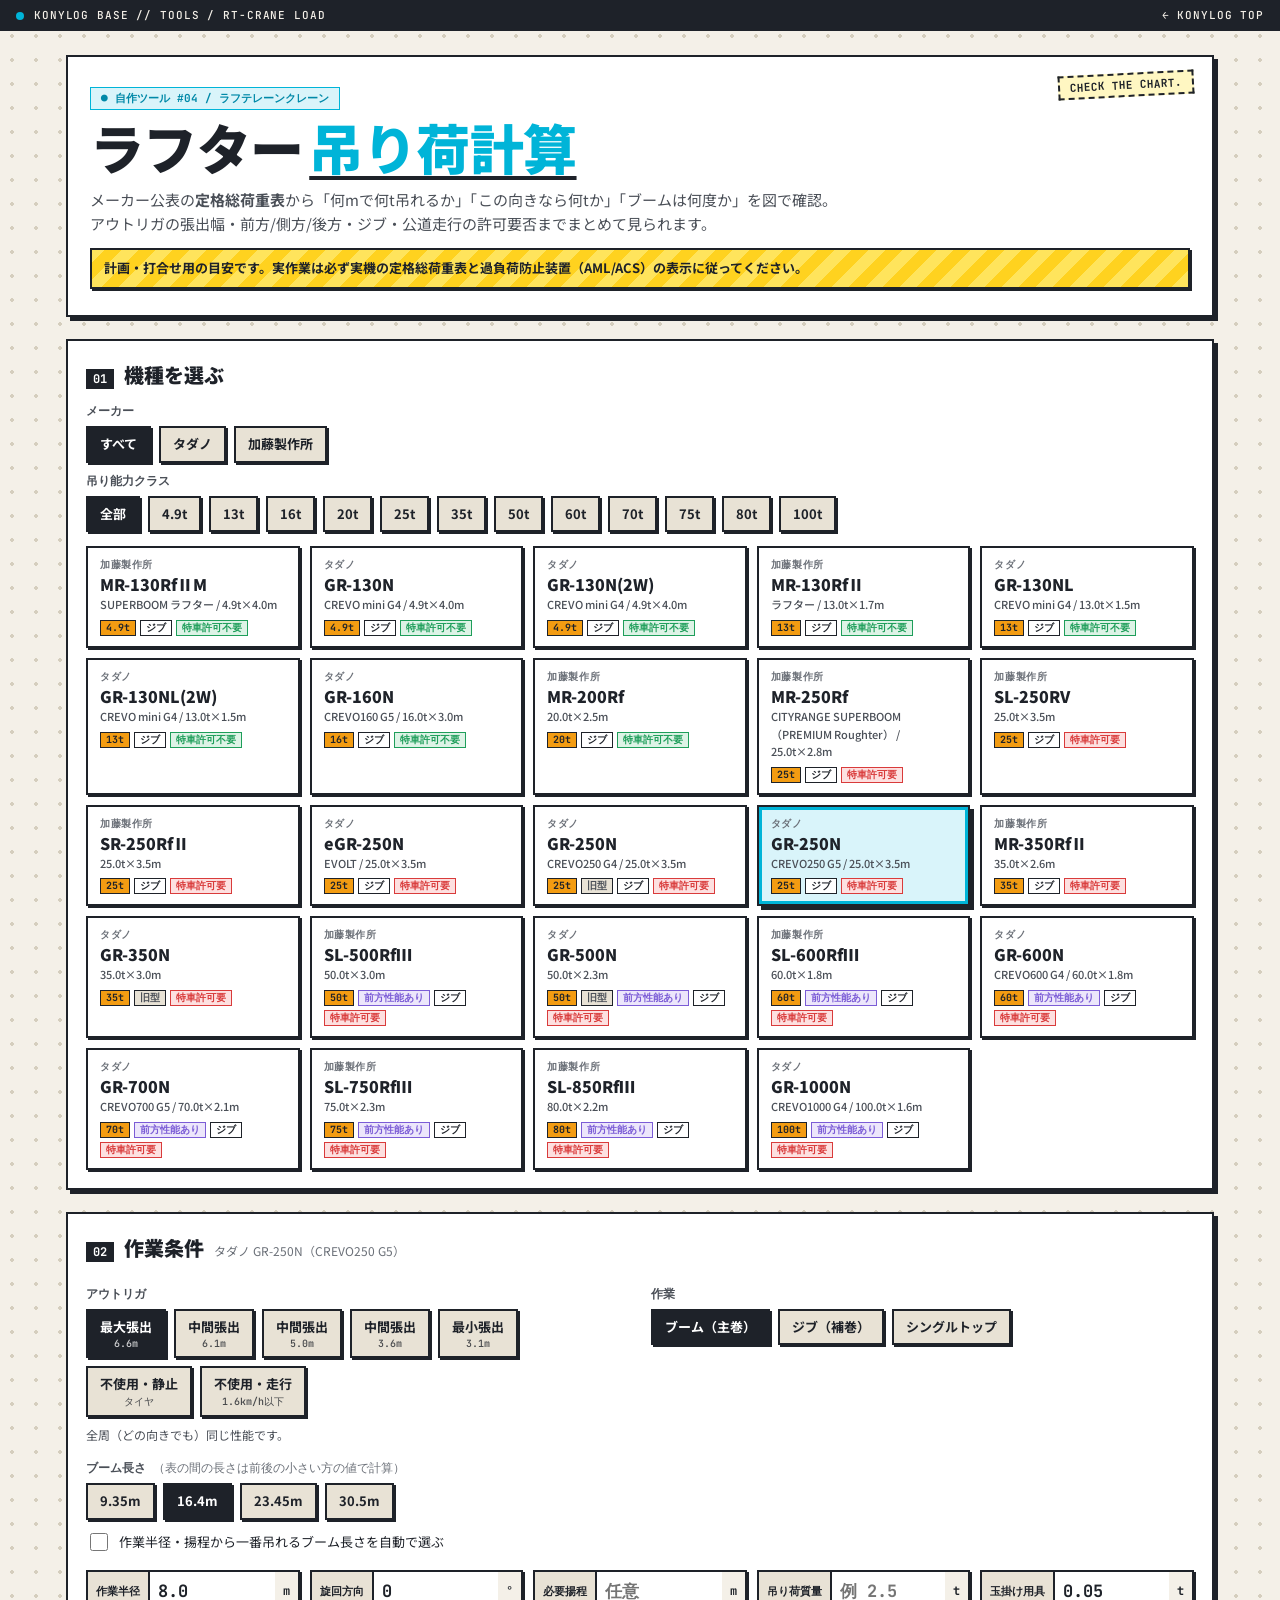
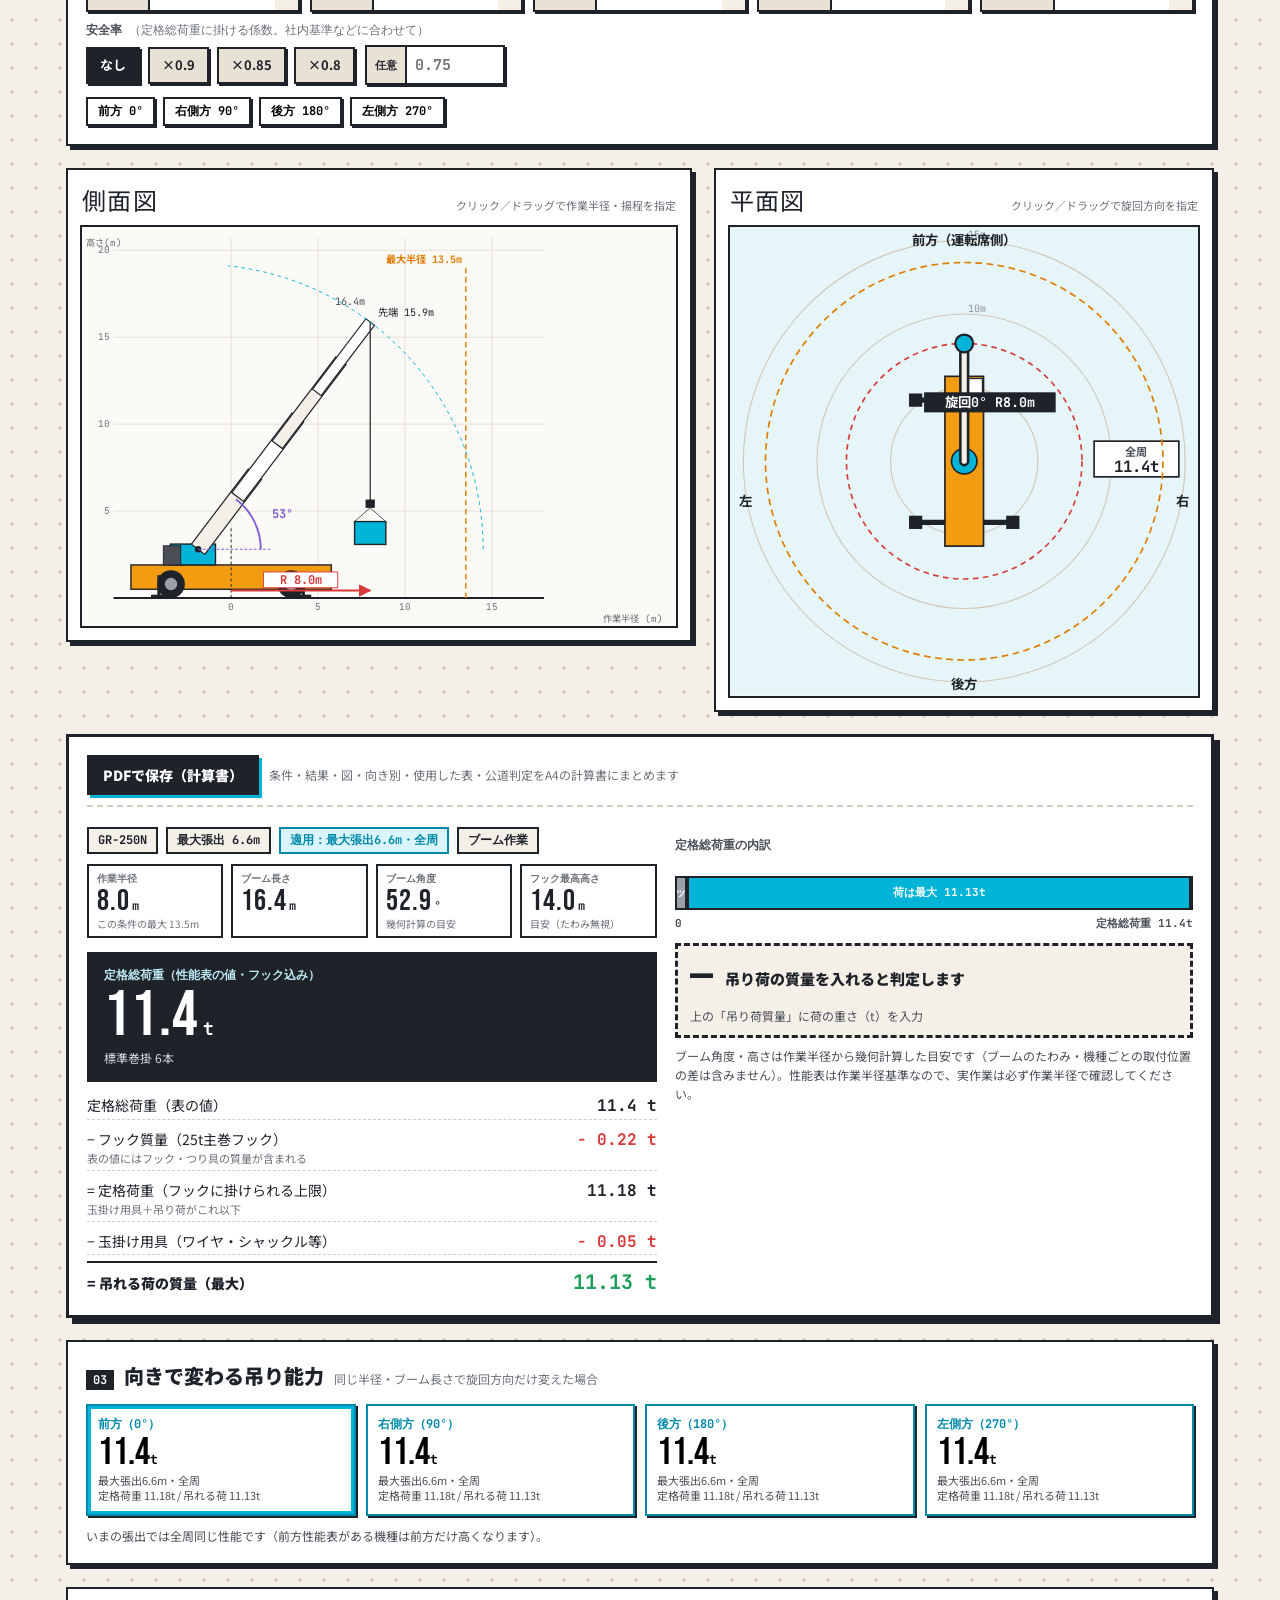
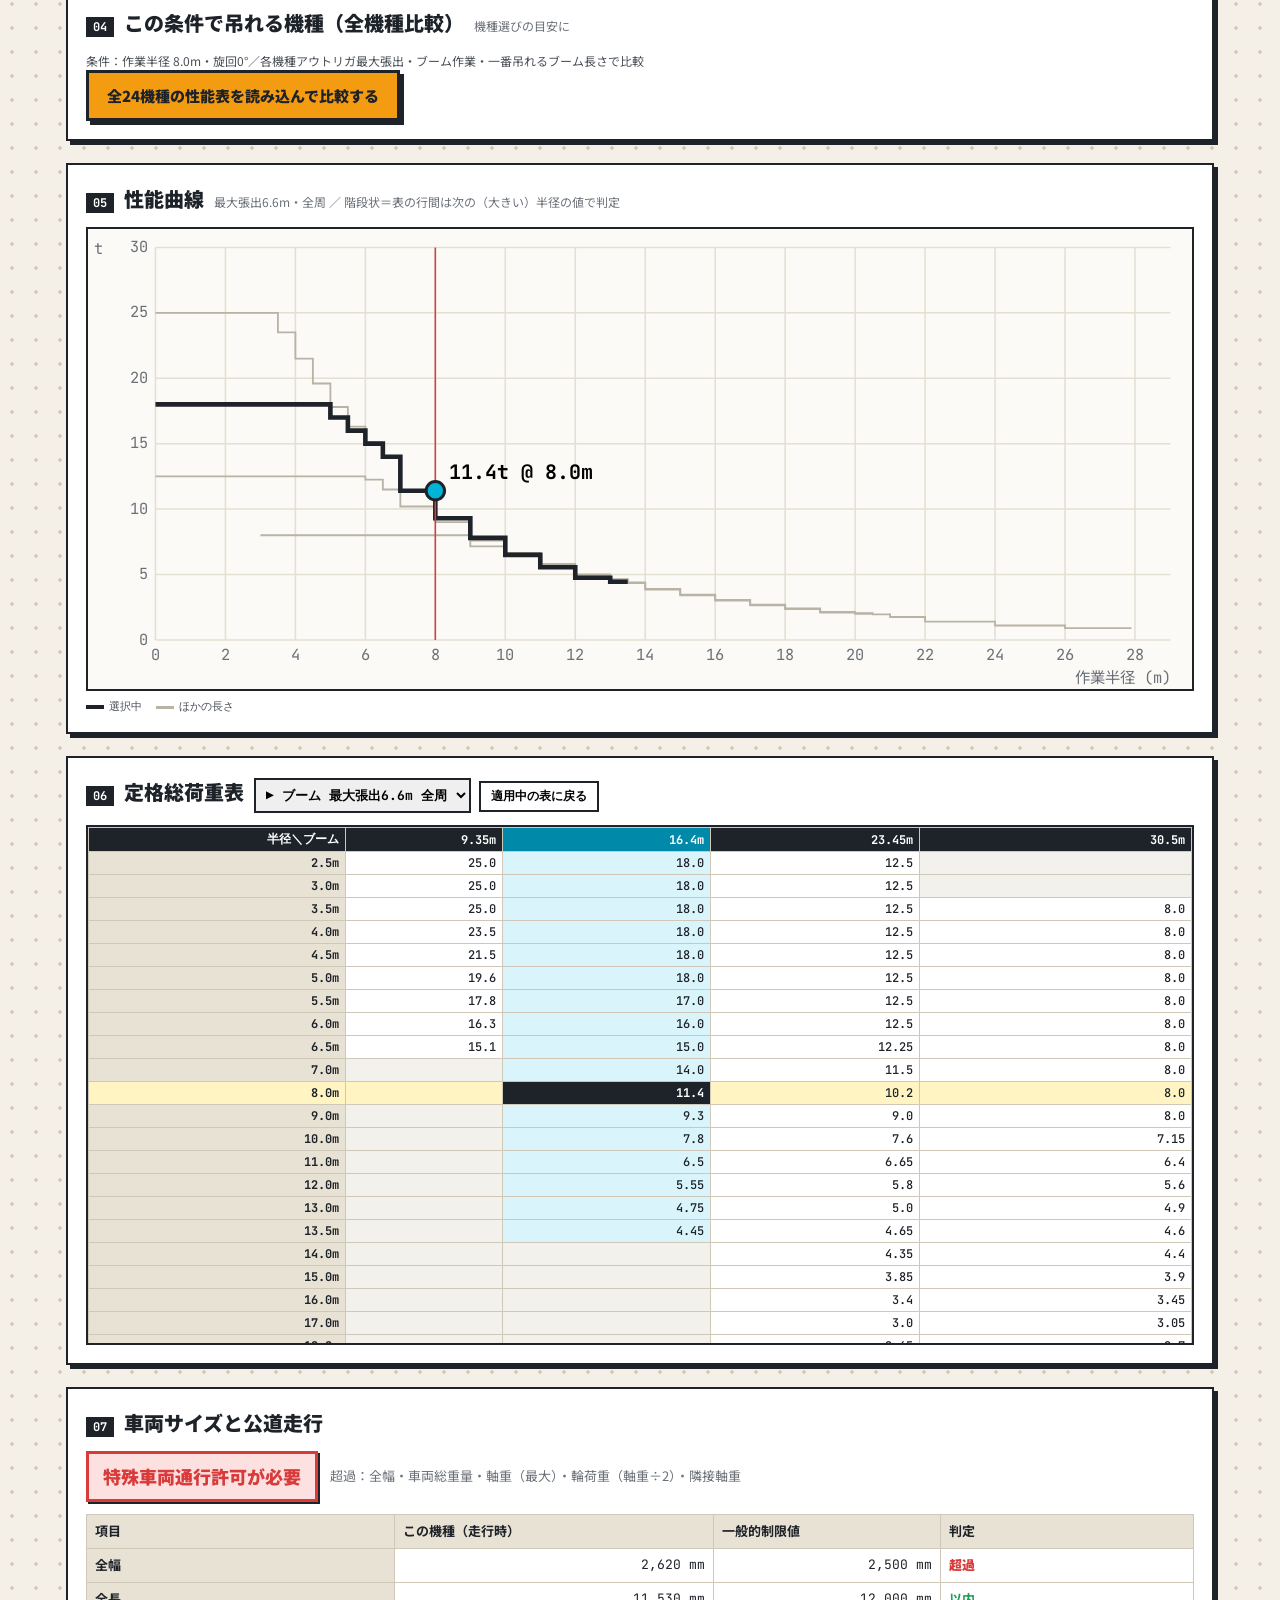
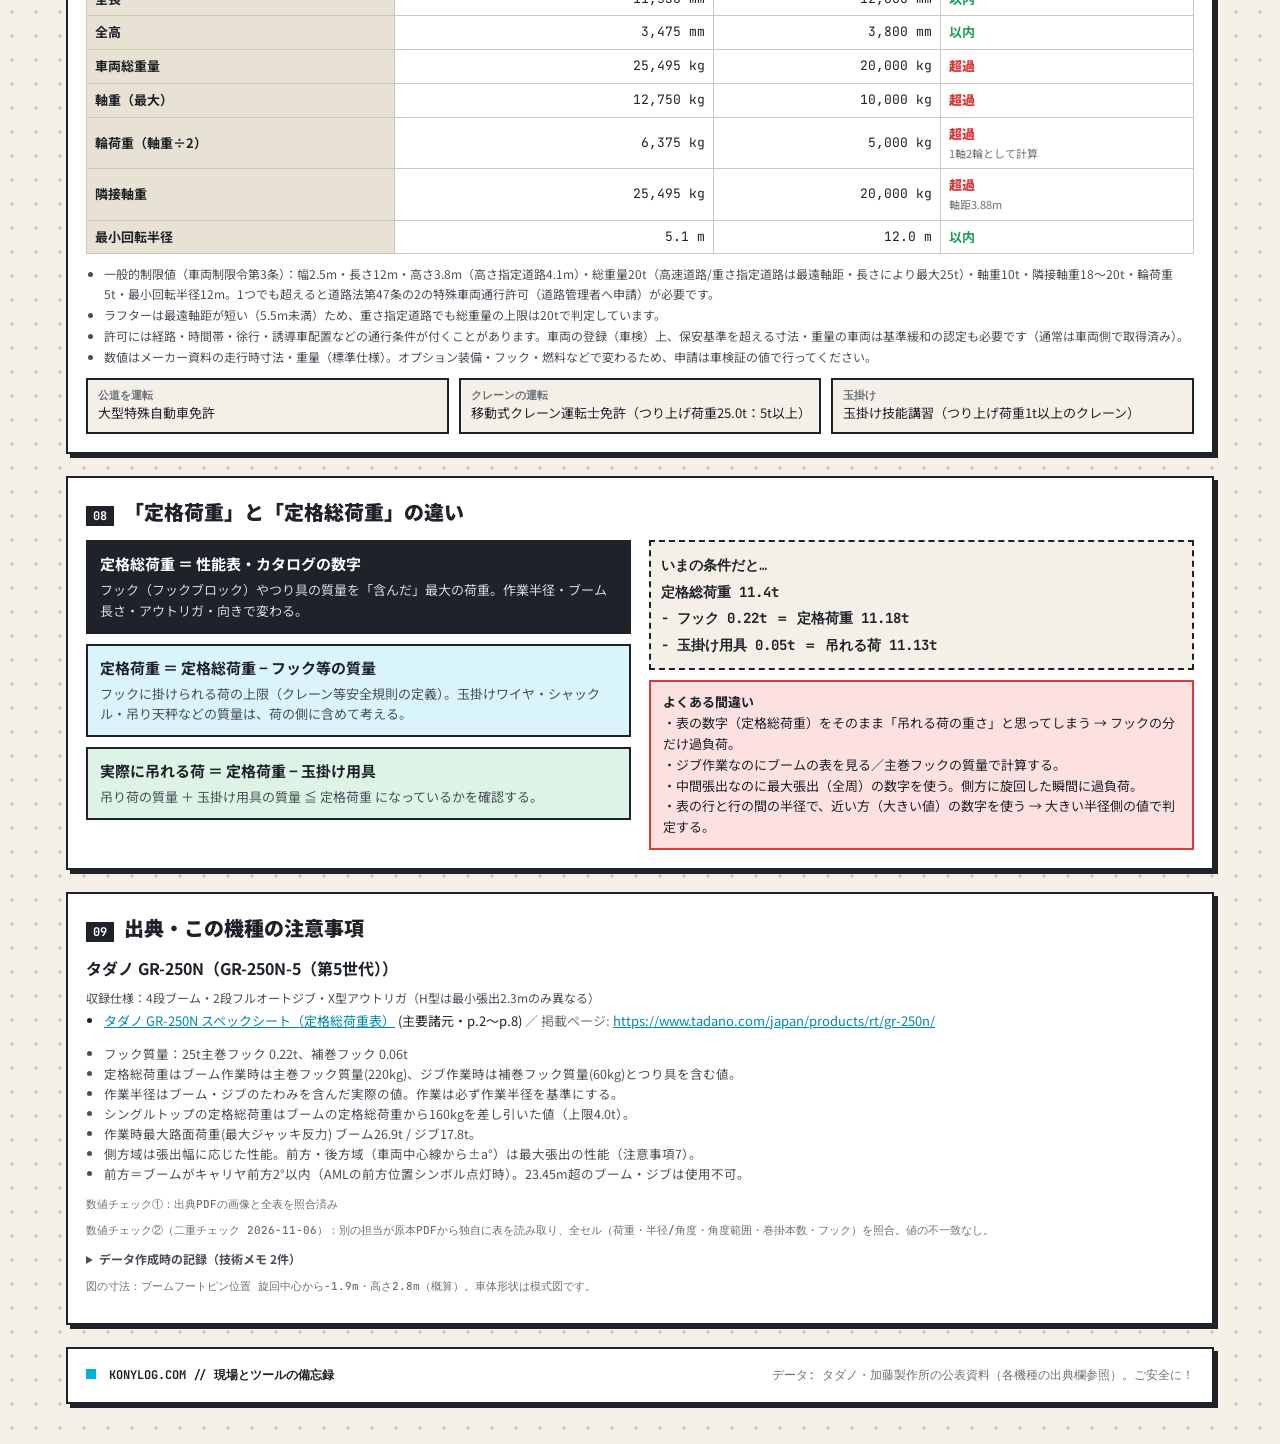
<file: tools/crane/index.html>
<!DOCTYPE html>
<html lang="ja">
<head>
  <meta charset="UTF-8">
  <meta name="viewport" content="width=device-width, initial-scale=1.0">
  <title>ラフター吊り荷計算 | KONYLOG TOOLS</title>
  <meta name="description" content="ラフテレーンクレーン（ラフター）の定格総荷重表から、作業半径・ブーム長さ・アウトリガ張出・旋回方向ごとに何トン吊れるか、ブーム角度、ジブ作業、特殊車両通行許可の要否を図で確認できる計算ツール。">
  <meta property="og:title" content="ラフター吊り荷計算 | KONYLOG TOOLS">
  <meta property="og:description" content="ラフター（ラフテレーンクレーン）の定格総荷重表から、何mで何t吊れるか・ブーム角度・特殊車両通行許可の要否を図で確認できる計算ツール。">
  <meta property="og:type" content="website">
  <meta property="og:url" content="https://base.konylog.com/tools/crane/">
  <link rel="canonical" href="https://base.konylog.com/tools/crane/">
  <link rel="preconnect" href="https://fonts.googleapis.com">
  <link rel="preconnect" href="https://fonts.gstatic.com" crossorigin>
  <link href="https://fonts.googleapis.com/css2?family=Bebas+Neue&family=JetBrains+Mono:wght@500;700&family=Noto+Sans+JP:wght@400;500;700;900&display=swap" rel="stylesheet">
  <link rel="stylesheet" href="style.css">
</head>
<body>
  <div class="topbar">
    <div class="topbar-l"><span class="ping"></span><span><a href="../../" title="KONYLOG BASE のトップ（ツール一覧）">KONYLOG BASE</a> // TOOLS / RT-CRANE LOAD</span></div>
    <a class="topbar-r" href="https://konylog.com/">← KONYLOG TOP</a>
  </div>

  <main class="wrap">
    <header class="card hero">
      <div class="hero-stamp">CHECK THE CHART.</div>
      <div class="tag">● 自作ツール #04 / ラフテレーンクレーン</div>
      <h1>ラフター<span class="accent">吊り荷計算</span></h1>
      <p class="lead">メーカー公表の<b>定格総荷重表</b>から「何mで何t吊れるか」「この向きなら何tか」「ブームは何度か」を図で確認。アウトリガの張出幅・前方/側方/後方・ジブ・公道走行の許可要否までまとめて見られます。</p>
      <p class="warn-strip">計画・打合せ用の目安です。実作業は必ず実機の定格総荷重表と過負荷防止装置（AML/ACS）の表示に従ってください。</p>
    </header>

    <!-- 1. 機種 -->
    <section class="card" id="pick" aria-labelledby="h-pick">
      <div class="sec-head"><span class="sec-no">01</span><h2 id="h-pick">機種を選ぶ</h2></div>
      <div class="row-label">メーカー</div>
      <div class="seg" id="makerSeg" role="radiogroup" aria-label="メーカー"></div>
      <div class="row-label">吊り能力クラス</div>
      <div class="chips" id="classChips" role="radiogroup" aria-label="クラス"></div>
      <div class="models" id="modelList"></div>
    </section>

    <!-- 2. 条件 -->
    <section class="card" id="cond" aria-labelledby="h-cond">
      <div class="sec-head"><span class="sec-no">02</span><h2 id="h-cond">作業条件</h2><span class="sec-note" id="modelBadge"></span></div>
      <div class="cond-grid">
        <div class="cond-block">
          <div class="row-label">アウトリガ</div>
          <div class="chips" id="ostChips"></div>
          <p class="hint" id="ostHint"></p>
        </div>
        <div class="cond-block">
          <div class="row-label">作業</div>
          <div class="seg" id="workSeg"></div>
          <div id="jibOpts" class="sub-opts" hidden>
            <div class="row-label">ジブ長さ</div><div class="chips" id="jibChips"></div>
            <div class="row-label">オフセット角</div><div class="chips" id="offChips"></div>
          </div>
          <label class="check" id="jibMountedWrap" hidden><input type="checkbox" id="jibMounted"> ジブを装着したままブーム作業</label>
        </div>
        <div class="cond-block wide">
          <div class="row-label">ブーム長さ <span class="muted">（表の間の長さは前後の小さい方の値で計算）</span></div>
          <div class="chips" id="lenChips"></div>
          <div class="seg small" id="partsSeg" hidden></div>
          <div class="seg small" id="modeSeg" hidden></div>
          <label class="check"><input type="checkbox" id="autoL"> 作業半径・揚程から一番吊れるブーム長さを自動で選ぶ</label>
        </div>
      </div>
      <div class="inputs">
        <label class="field"><span>作業半径</span><input type="number" id="inR" step="0.5" min="0" inputmode="decimal"><em>m</em></label>
        <label class="field"><span>旋回方向</span><input type="number" id="inSlew" step="5" min="0" max="359" inputmode="numeric"><em>°</em></label>
        <label class="field"><span>必要揚程</span><input type="number" id="inH" step="0.5" min="0" placeholder="任意" inputmode="decimal"><em>m</em></label>
        <label class="field"><span>吊り荷質量</span><input type="number" id="inLoad" step="0.05" min="0" placeholder="例 2.5" inputmode="decimal"><em>t</em></label>
        <label class="field"><span>玉掛け用具</span><input type="number" id="inSling" step="0.01" min="0" inputmode="decimal"><em>t</em></label>
      </div>
      <div class="sf-row">
        <div class="row-label">安全率 <span class="muted">（定格総荷重に掛ける係数。社内基準などに合わせて）</span></div>
        <div class="sf-flex">
          <div class="chips" id="sfChips"></div>
          <label class="field sf-field"><span>任意</span><input type="number" id="inSf" step="0.01" min="0.5" max="1" placeholder="0.75" inputmode="decimal"></label>
        </div>
      </div>
      <div class="quick-dir" id="quickDir"></div>
    </section>

    <!-- 3. 図 -->
    <section class="views">
      <div class="card view">
        <div class="view-head"><h3>側面図</h3><span class="muted">クリック／ドラッグで作業半径・揚程を指定</span></div>
        <svg id="sideSvg" class="svg" role="img" aria-label="クレーン側面図"></svg>
      </div>
      <div class="card view">
        <div class="view-head"><h3>平面図</h3><span class="muted">クリック／ドラッグで旋回方向を指定</span></div>
        <svg id="topSvg" class="svg" role="img" aria-label="クレーン平面図と性能領域"></svg>
      </div>
    </section>

    <!-- 4. 結果 -->
    <section class="card result" id="result" aria-live="polite"></section>

    <!-- 5. 方向別 -->
    <section class="card" id="dirCard">
      <div class="sec-head"><span class="sec-no">03</span><h2>向きで変わる吊り能力</h2><span class="sec-note">同じ半径・ブーム長さで旋回方向だけ変えた場合</span></div>
      <div id="dirBox"></div>
    </section>

    <!-- 5b. 全機種比較 -->
    <section class="card" id="cmpCard">
      <div class="sec-head"><span class="sec-no">04</span><h2>この条件で吊れる機種（全機種比較）</h2><span class="sec-note">機種選びの目安に</span></div>
      <div id="cmpBox"></div>
    </section>

    <aside class="ad-slot" id="ad-middle" hidden aria-label="広告"><div class="ad-label">広告</div><div class="ad-body"></div></aside>

    <!-- 6. 性能曲線 -->
    <section class="card" id="curveCard">
      <div class="sec-head"><span class="sec-no">05</span><h2>性能曲線</h2><span class="sec-note" id="curveNote"></span></div>
      <svg id="curveSvg" class="svg curve" role="img" aria-label="作業半径と定格総荷重のグラフ"></svg>
      <div class="legend" id="curveLegend"></div>
    </section>

    <!-- 7. 定格総荷重表 -->
    <section class="card" id="tableCard">
      <div class="sec-head"><span class="sec-no">06</span><h2>定格総荷重表</h2><span class="sec-note" id="tableNote"></span></div>
      <div class="table-wrap" id="tableBox"></div>
      <div id="tableNotes"></div>
    </section>

    <!-- 8. 公道 -->
    <section class="card" id="roadCard">
      <div class="sec-head"><span class="sec-no">07</span><h2>車両サイズと公道走行</h2></div>
      <div id="roadBox"></div>
    </section>

    <!-- 9. 解説 -->
    <section class="card learn" id="learnCard">
      <div class="sec-head"><span class="sec-no">08</span><h2>「定格荷重」と「定格総荷重」の違い</h2></div>
      <div id="learnBox"></div>
    </section>

    <!-- 10. 出典 -->
    <section class="card" id="srcCard">
      <div class="sec-head"><span class="sec-no">09</span><h2>出典・この機種の注意事項</h2></div>
      <div id="srcBox"></div>
    </section>

    <aside class="ad-slot" id="ad-bottom" hidden aria-label="広告"><div class="ad-label">広告</div><div class="ad-body"></div></aside>

    <footer class="card foot">
      <div><span class="sq"></span> KONYLOG.COM // 現場とツールの備忘録</div>
      <div class="muted">データ: タダノ・加藤製作所の公表資料（各機種の出典欄参照）。ご安全に！</div>
    </footer>
  </main>

  <div id="reportRoot" aria-hidden="true"></div>

  <script src="ads.js"></script>
  <script src="data/index.js"></script>
  <script src="app.js"></script>
</body>
</html>
</file>
<file: tools/crane/style.css>
/* KONYLOG TOOLS — ラフター吊り荷計算
   Same visual language as the KONYLOG top page: sand pegboard, charcoal borders, solid shadows. */
:root {
  --sand: #F4F0E8; --sand-d: #E8E2D5; --peg: #D5CEBE;
  --ink: #1E2229; --ink-2: #4A4F57; --muted: #6B7078; --white: #FFFFFF;
  --tq: #00B4D8; --tq-d: #0089A8; --tq-l: #D9F4FA;
  --mu: #F39C12; --mu-l: #FDEBD0;
  --ok: #1E9E5A; --ok-l: #DDF3E6;
  --caution: #C99A00; --caution-l: #FFF4C2;
  --warn: #E07B00; --warn-l: #FFE6C7;
  --ng: #D93B3B; --ng-l: #FDE0E0;
  --front: #7B5CD6; --front-l: #ECE6FB;
  --shadow: 4px 4px 0 var(--ink); --shadow-sm: 2px 2px 0 var(--ink); --shadow-lg: 6px 6px 0 var(--ink);
  --mono: "JetBrains Mono", ui-monospace, monospace;
  --bebas: "Bebas Neue", "Noto Sans JP", sans-serif;
  color-scheme: light;
}
* { box-sizing: border-box; }
html { -webkit-text-size-adjust: 100%; }
body {
  margin: 0; color: var(--ink); font-family: "Noto Sans JP", system-ui, sans-serif; line-height: 1.6;
  background-color: var(--sand);
  background-image: radial-gradient(var(--peg) 2px, transparent 2px); background-size: 24px 24px;
}
a { color: var(--tq-d); }
b { font-weight: 700; }
.muted { color: var(--muted); font-weight: 400; }
[hidden] { display: none !important; }

.topbar { background: var(--ink); color: var(--sand); font: 500 11px/1 var(--mono); letter-spacing: .08em;
  padding: 10px 16px; display: flex; justify-content: space-between; align-items: center; gap: 12px; }
.topbar-l { display: flex; align-items: center; gap: 10px; min-width: 0; overflow: hidden; white-space: nowrap; text-overflow: ellipsis; }
.topbar-r { color: var(--sand); text-decoration: none; white-space: nowrap; }
.topbar-r:hover { color: var(--tq); }
.topbar-l a { color: inherit; text-decoration: none; }
.topbar-l a:hover { color: var(--tq); }
.ping { width: 8px; height: 8px; border-radius: 50%; background: var(--tq); flex: none; box-shadow: 0 0 0 0 rgba(0,180,216,.7); animation: ping 1.6s infinite; }
@keyframes ping { 70% { box-shadow: 0 0 0 8px rgba(0,180,216,0); } 100% { box-shadow: 0 0 0 0 rgba(0,180,216,0); } }

.wrap { max-width: 1180px; margin: 0 auto; padding: 24px 16px 40px; display: flex; flex-direction: column; gap: 22px; }
.card { background: var(--white); border: 2px solid var(--ink); box-shadow: var(--shadow); padding: 18px; min-width: 0; }

.hero { position: relative; padding: 26px 22px; overflow: hidden; }
.hero h1 { margin: 6px 0 10px; font-weight: 900; font-size: clamp(30px, 6vw, 54px); line-height: 1.15; letter-spacing: -.01em; }
.hero h1 .accent { color: var(--tq); text-decoration: underline; text-decoration-thickness: 4px; text-underline-offset: 6px; text-decoration-color: var(--ink); margin-left: .1em; }
.hero .lead { margin: 0 0 12px; color: var(--ink-2); font-size: 15px; max-width: 760px; }
.hero-stamp { position: absolute; right: 18px; top: 16px; border: 2px dashed var(--ink); background: #FFF7C2; padding: 3px 10px;
  font: 700 11px var(--mono); transform: rotate(-3deg); }
.tag { display: inline-block; font: 700 11px var(--mono); color: var(--tq-d); background: var(--tq-l); border: 1px solid var(--tq); padding: 3px 10px; }
.warn-strip { margin: 0; font-size: 13px; font-weight: 700; background: repeating-linear-gradient(-45deg, #FFE45C 0 12px, #FFD21F 12px 24px);
  border: 2px solid var(--ink); padding: 8px 12px; box-shadow: var(--shadow-sm); }

.sec-head { display: flex; align-items: baseline; gap: 10px; flex-wrap: wrap; margin-bottom: 12px; }
.sec-head h2 { margin: 0; font-size: 20px; font-weight: 900; }
.sec-no { font: 700 12px var(--mono); background: var(--ink); color: var(--white); padding: 2px 7px; }
.sec-note { font-size: 12px; color: var(--muted); min-width: 0; max-width: 100%; } /* 性能表の選択欄が長い機種（SL-850RfⅢ）でもスマホで横にはみ出さない */
.row-label { font: 700 12px var(--mono); margin: 10px 0 6px; color: var(--ink-2); }
.hint { font-size: 12px; color: var(--ink-2); margin: 8px 0 0; }

/* toggles */
.seg, .chips { display: flex; flex-wrap: wrap; gap: 8px; }
.seg button, .chips button, .models button {
  font: inherit; cursor: pointer; color: var(--ink); background: var(--sand-d); border: 2px solid var(--ink);
  box-shadow: var(--shadow-sm); padding: 6px 12px; font-size: 13px; font-weight: 700; transition: transform .08s, box-shadow .08s, background .1s;
}
.seg button:hover, .chips button:hover, .models button:hover { background: var(--tq-l); }
.seg button:active, .chips button:active, .models button:active { transform: translate(2px, 2px); box-shadow: none; }
.seg button[aria-checked="true"], .chips button[aria-checked="true"] { background: var(--ink); color: var(--white); }
.chips button[disabled], .seg button[disabled] { opacity: .35; cursor: not-allowed; box-shadow: none; }
.chips button .sub { display: block; font: 500 10px var(--mono); opacity: .8; }
.seg.small button { padding: 4px 10px; font-size: 12px; margin-top: 8px; }
button:focus-visible, input:focus-visible { outline: 3px solid var(--tq); outline-offset: 2px; }

.models { display: grid; grid-template-columns: repeat(auto-fill, minmax(190px, 1fr)); gap: 10px; margin-top: 14px; }
.models button { text-align: left; background: var(--white); padding: 10px 12px; display: flex; flex-direction: column; gap: 2px; min-height: 76px; }
.models button[aria-checked="true"] { background: var(--tq-l); box-shadow: var(--shadow); border-color: var(--ink); outline: 3px solid var(--tq); outline-offset: -5px; }
.models .m-maker { font: 700 10px var(--mono); color: var(--muted); letter-spacing: .06em; }
.models .m-name { font-size: 16px; font-weight: 900; line-height: 1.25; }
.models .m-sub { font-size: 11px; color: var(--ink-2); font-weight: 500; }
.models .m-badges { display: flex; gap: 4px; flex-wrap: wrap; margin-top: 4px; }
.badge { font: 700 10px var(--mono); border: 1px solid var(--ink); padding: 0 5px; background: var(--white); white-space: nowrap; }
.badge.cls { background: var(--mu); }
.badge.legacy { background: var(--sand-d); color: var(--ink-2); }
.badge.front { background: var(--front-l); color: var(--front); border-color: var(--front); }
.badge.b-permit { background: var(--ng-l); color: var(--ng); border-color: var(--ng); }
.badge.b-free { background: var(--ok-l); color: var(--ok); border-color: var(--ok); }

.cond-grid { display: grid; grid-template-columns: 1fr 1fr; gap: 6px 22px; }
.cond-block.wide { grid-column: 1 / -1; }
.sub-opts { margin-top: 2px; }
.check { display: flex; align-items: center; gap: 8px; font-size: 13px; margin-top: 10px; cursor: pointer; }
.check input { width: 18px; height: 18px; accent-color: var(--tq-d); }

.inputs { display: grid; grid-template-columns: repeat(5, minmax(0, 1fr)); gap: 10px; margin-top: 16px; }
.field { display: flex; align-items: center; border: 2px solid var(--ink); background: var(--sand); box-shadow: var(--shadow-sm); min-width: 0; }
.field span { font: 700 11px var(--mono); padding: 0 8px; white-space: nowrap; border-right: 2px solid var(--ink); align-self: stretch; display: flex; align-items: center; background: var(--sand-d); }
.field input { flex: 1; min-width: 0; width: 100%; border: 0; background: var(--white); font: 700 17px var(--mono); padding: 8px; color: var(--ink); }
.field em { font: 700 12px var(--mono); font-style: normal; padding: 0 8px; }
.quick-dir { display: flex; gap: 8px; flex-wrap: wrap; margin-top: 12px; }
.quick-dir button { font: 700 12px var(--mono); border: 2px solid var(--ink); background: var(--white); padding: 4px 10px; cursor: pointer; box-shadow: var(--shadow-sm); }
.quick-dir button:hover { background: var(--tq-l); }

/* views */
.views { display: grid; grid-template-columns: 1.25fr 1fr; gap: 22px; align-items: start; }
.view { padding: 12px; }
.view-head { display: flex; justify-content: space-between; align-items: baseline; gap: 8px; flex-wrap: wrap; margin: 0 2px 8px; }
.view-head h3 { margin: 0; font: 400 24px var(--bebas); letter-spacing: .06em; }
.view-head .muted { font-size: 11px; }
.svg { width: 100%; height: auto; display: block; background: #FBFAF6; border: 2px solid var(--ink); touch-action: none; user-select: none; -webkit-user-select: none; cursor: crosshair; }
.svg text { font-family: "JetBrains Mono", "Noto Sans JP", monospace; }
.svg.curve { cursor: default; touch-action: pan-y; }

/* result */
.result { display: grid; grid-template-columns: 1.1fr 1fr; gap: 18px; border-width: 3px; box-shadow: var(--shadow-lg); }
.res-cond { display: flex; flex-wrap: wrap; gap: 8px; margin-bottom: 10px; }
.pill { font: 700 12px var(--mono); border: 2px solid var(--ink); padding: 3px 9px; background: var(--sand); white-space: nowrap; }
.pill.zone-front { background: var(--front-l); border-color: var(--front); color: var(--front); }
.pill.zone-max { background: var(--tq-l); border-color: var(--tq-d); color: var(--tq-d); }
.pill.zone-side { background: var(--mu-l); border-color: var(--warn); color: #9A5200; }
.big-row { display: grid; grid-template-columns: repeat(4, minmax(0, 1fr)); gap: 8px; margin: 8px 0 14px; }
.kv { border: 2px solid var(--ink); padding: 6px 8px; background: var(--white); min-width: 0; }
.kv .k { font: 700 10px var(--mono); color: var(--muted); display: block; }
.kv .v { font: 400 30px/1.05 var(--bebas); letter-spacing: .03em; white-space: nowrap; }
.kv .v small { font: 700 12px var(--mono); margin-left: 2px; }
.kv .s { font-size: 10px; color: var(--muted); display: block; line-height: 1.3; }
.cap-main { border: 3px solid var(--ink); background: var(--ink); color: var(--white); padding: 12px 14px; position: relative; }
.cap-main .lbl { font: 700 12px var(--mono); color: #BFE9F4; }
.cap-main .num { font: 400 64px/1 var(--bebas); letter-spacing: .02em; }
.cap-main .num small { font: 700 18px var(--mono); margin-left: 4px; }
.cap-main .exp { font-size: 12px; color: #D7DADF; }
.cap-main.na { background: var(--ng); border-color: var(--ink); }
.cap-main.na .num { font-size: 40px; }
.steps { margin-top: 10px; display: grid; gap: 6px; }
.step { display: grid; grid-template-columns: 1fr auto; align-items: baseline; gap: 8px; border-bottom: 1px dashed var(--peg); padding: 2px 0; font-size: 14px; }
.step .n { font: 700 16px var(--mono); white-space: nowrap; }
.step.minus .n { color: var(--ng); }
.step.total { border-bottom: 0; border-top: 2px solid var(--ink); padding-top: 6px; font-weight: 900; }
.step.total .n { font-size: 20px; color: var(--ok); }
.step .tip { font-size: 11px; color: var(--muted); display: block; font-weight: 400; }
.bar { position: relative; margin: 22px 0 6px; display: flex; height: 34px; border: 2px solid var(--ink); background: repeating-linear-gradient(45deg, #fff 0 6px, #f2f2f2 6px 12px); }
.bar > div { height: 100%; display: flex; align-items: center; justify-content: center; font: 700 11px var(--mono); overflow: hidden; white-space: nowrap; border-right: 2px solid var(--ink); }
.bar .b-hook { background: #9AA0A8; color: #fff; }
.bar .b-sling { background: var(--mu); }
.bar .b-load { background: var(--tq); color: #fff; }
.bar .b-over { background: var(--ng); color: #fff; }
.bar-caption { display: flex; justify-content: space-between; font: 700 11px var(--mono); color: var(--ink-2); }
.judge { margin-top: 12px; border: 3px solid var(--ink); padding: 10px 12px; display: grid; grid-template-columns: auto 1fr; gap: 4px 12px; align-items: center; }
.judge .pct { font: 400 46px/1 var(--bebas); }
.judge .msg { font-weight: 900; font-size: 15px; }
.judge .sub { grid-column: 1 / -1; font-size: 12px; color: var(--ink-2); }
.judge.ok { background: var(--ok-l); border-color: var(--ok); } .judge.ok .pct { color: var(--ok); }
.judge.caution { background: var(--caution-l); border-color: var(--caution); } .judge.caution .pct { color: #8A6A00; }
.judge.warn { background: var(--warn-l); border-color: var(--warn); } .judge.warn .pct { color: var(--warn); }
.judge.ng { background: var(--ng-l); border-color: var(--ng); } .judge.ng .pct { color: var(--ng); }
.judge.idle { background: var(--sand); border-style: dashed; }
.msgs { margin: 10px 0 0; padding: 0; list-style: none; display: grid; gap: 6px; }
.msgs li { font-size: 12.5px; border-left: 4px solid var(--mu); background: var(--mu-l); padding: 4px 8px; }
.msgs li.ng { border-color: var(--ng); background: var(--ng-l); }
.msgs li.info { border-color: var(--tq); background: var(--tq-l); }
.msgs li.warn { border-color: var(--warn); background: var(--warn-l); }

/* direction */
.dir-grid { display: grid; grid-template-columns: repeat(4, minmax(0, 1fr)); gap: 10px; }
.dir { border: 2px solid var(--ink); padding: 10px; background: var(--white); cursor: pointer; text-align: left; font: inherit; box-shadow: var(--shadow-sm); }
.dir:hover { background: var(--sand); }
.dir.cur { outline: 3px solid var(--tq); outline-offset: -5px; }
.dir .d-name { font: 700 12px var(--mono); }
.dir .d-val { font: 400 38px/1.05 var(--bebas); }
.dir .d-val small { font: 700 13px var(--mono); }
.dir .d-sub { font-size: 11px; color: var(--ink-2); line-height: 1.4; }
.dir.front { border-color: var(--front); } .dir.front .d-name { color: var(--front); }
.dir.max { border-color: var(--tq-d); } .dir.max .d-name { color: var(--tq-d); }
.dir.side { border-color: var(--warn); } .dir.side .d-name { color: #9A5200; }
.dir-note { font-size: 12px; color: var(--ink-2); margin: 10px 0 0; }

/* curve */
.legend { display: flex; flex-wrap: wrap; gap: 6px 14px; font: 500 11px var(--mono); margin-top: 8px; color: var(--ink-2); }
.legend i { display: inline-block; width: 18px; height: 3px; vertical-align: middle; margin-right: 5px; }

/* table */
.table-wrap { overflow-x: auto; border: 2px solid var(--ink); max-height: 520px; overflow-y: auto; }
table.chart { border-collapse: collapse; width: 100%; font: 500 12px var(--mono); }
table.chart th, table.chart td { border: 1px solid #CFC8B8; padding: 3px 6px; text-align: right; white-space: nowrap; }
table.chart thead th { position: sticky; top: 0; background: var(--ink); color: var(--white); z-index: 1; }
table.chart tbody th { position: sticky; left: 0; background: var(--sand-d); z-index: 0; }
table.chart td.blank { background: #F3F1EC; }
table.chart .colcur { background: var(--tq-l); }
table.chart thead th.colcur { background: var(--tq-d); color: var(--white); }
table.chart .rowcur td, table.chart .rowcur th { background: #FFF4C2; }
table.chart td.hit { background: var(--ink) !important; color: var(--white); font-weight: 700; }
table.chart tfoot td, table.chart tfoot th { background: var(--sand); font-size: 11px; color: var(--ink-2); }
.tbl-tabs { display: flex; flex-wrap: wrap; gap: 6px; margin-bottom: 10px; }

/* road */
.road-top { display: flex; gap: 12px; align-items: center; flex-wrap: wrap; margin-bottom: 12px; }
.permit { border: 3px solid var(--ink); padding: 8px 14px; font-weight: 900; font-size: 18px; box-shadow: var(--shadow-sm); }
.permit.need { background: var(--ng-l); border-color: var(--ng); color: var(--ng); }
.permit.free { background: var(--ok-l); border-color: var(--ok); color: var(--ok); }
.permit.cannot { background: var(--ink); color: var(--white); }
table.road { border-collapse: collapse; width: 100%; font-size: 13px; }
table.road th, table.road td { border: 1px solid #CFC8B8; padding: 6px 8px; text-align: left; }
table.road th { background: var(--sand-d); font-weight: 700; }
.scroll-x { overflow-x: auto; -webkit-overflow-scrolling: touch; }
table.road td.num { font-family: var(--mono); text-align: right; white-space: nowrap; }
table.road .over { color: var(--ng); font-weight: 900; }
table.road .okv { color: var(--ok); font-weight: 700; }
.road-notes { font-size: 12px; color: var(--ink-2); margin: 10px 0 0; padding-left: 18px; }
.road-notes li { margin: 2px 0; }
.lic { display: grid; grid-template-columns: repeat(auto-fit, minmax(220px, 1fr)); gap: 10px; margin-top: 12px; }
.lic div { border: 2px solid var(--ink); padding: 8px 10px; font-size: 13px; background: var(--sand); }
.lic b { display: block; font: 700 11px var(--mono); color: var(--muted); }

/* learn */
.learn-grid { display: grid; grid-template-columns: 1fr 1fr; gap: 18px; align-items: start; }
.def { border: 2px solid var(--ink); padding: 10px 12px; margin-bottom: 10px; }
.def h4 { margin: 0 0 4px; font-size: 15px; }
.def p { margin: 0; font-size: 13px; color: var(--ink-2); }
.def.total { background: var(--ink); color: var(--white); } .def.total p { color: #D7DADF; }
.def.rated { background: var(--tq-l); }
.def.net { background: var(--ok-l); }
.formula { font: 700 14px var(--mono); background: var(--sand); border: 2px dashed var(--ink); padding: 10px; line-height: 1.9; }
.ng-box { border: 2px solid var(--ng); background: var(--ng-l); padding: 10px 12px; font-size: 13px; margin-top: 10px; }

/* sources */
.src-list { font-size: 13px; margin: 0; padding-left: 18px; }
.src-list li { margin: 4px 0; word-break: break-all; }
#srcBox { overflow-wrap: anywhere; } /* 長い数値の並びや英数字でもスマホで横にはみ出さない */
details.tech { margin-top: 8px; font-size: 12px; }
details.tech summary { cursor: pointer; font-weight: 700; color: var(--ink-2); }
details.tech .notes { margin-top: 6px; }
.notes { font-size: 12.5px; color: var(--ink-2); padding-left: 18px; }
.verif { font: 500 11px var(--mono); color: var(--muted); }

.foot { display: flex; justify-content: space-between; gap: 10px; flex-wrap: wrap; font: 700 12px var(--mono); }
.foot .sq { display: inline-block; width: 10px; height: 10px; background: var(--tq); margin-right: 6px; }
.loading { font: 700 13px var(--mono); padding: 18px; text-align: center; color: var(--muted); }

@media (max-width: 960px) {
  .views { grid-template-columns: 1fr; }
  .result { grid-template-columns: 1fr; }
  .learn-grid { grid-template-columns: 1fr; }
}
@media (max-width: 720px) {
  .wrap { padding: 16px 12px 32px; gap: 16px; }
  .card { padding: 14px; }
  .cond-grid { grid-template-columns: 1fr; }
  .inputs { grid-template-columns: 1fr 1fr; }
  .big-row { grid-template-columns: 1fr 1fr; }
  .dir-grid { grid-template-columns: 1fr 1fr; }
  .hero-stamp { display: none; }
  .cap-main .num { font-size: 54px; }
  .models { grid-template-columns: 1fr 1fr; gap: 8px; }
  .models button { min-height: 0; padding: 8px 10px; }
  .models .m-name { font-size: 15px; }
}
@media (max-width: 480px) {
  table.road th, table.road td { padding: 5px 5px; font-size: 12px; }
  .topbar-l span:last-child { font-size: 10px; }
}
@media (max-width: 380px) {
  .models { grid-template-columns: 1fr; }
}

/* compare */
.big-btn { font: 900 15px "Noto Sans JP", sans-serif; background: var(--mu); color: var(--ink); border: 3px solid var(--ink); box-shadow: var(--shadow); padding: 12px 18px; cursor: pointer; }
.big-btn:active { transform: translate(3px, 3px); box-shadow: none; }
table.cmp td { text-align: left; }
table.cmp td.num { text-align: right; font-family: var(--mono); }
table.cmp td.strong { font-weight: 700; }
table.cmp tbody tr { cursor: pointer; }
table.cmp tbody tr:hover td { background: var(--sand); }
table.cmp tr.cmp-ok td { background: var(--ok-l); }
table.cmp tr.cmp-caution td { background: var(--caution-l); }
table.cmp tr.cmp-warn td { background: var(--warn-l); }
table.cmp tr.cmp-ng td { color: #9A9EA5; }
table.cmp tr.cmp-cur td { outline: 2px solid var(--tq); outline-offset: -2px; font-weight: 700; }
table.cmp .cmp-model { font-weight: 700; white-space: nowrap; }

/* safety factor */
.sf-row { margin-top: 6px; }
.sf-flex { display: flex; flex-wrap: wrap; gap: 10px; align-items: center; }
.sf-field { width: 140px; }
.sf-field input { font-size: 15px; }
.bar .sf-mark { position: absolute; top: -8px; bottom: -8px; height: auto; width: 0; border-left: 3px dashed var(--ng); overflow: visible; border-right: 0; }
.bar .sf-mark span { position: absolute; top: -16px; left: -4px; transform: translateX(-50%); font: 700 10px var(--mono); color: var(--ng); white-space: nowrap; background: #fff; padding: 0 3px; }
.step.sub-total { border-bottom: 1px dashed var(--peg); font-weight: 700; }
.step.sub-total .n { color: var(--ink); }
.step.total.sf { background: var(--warn-l); border-top-color: var(--warn); padding: 6px 6px 4px; }
.step.total.sf .n { color: var(--warn); }

.suggest { margin-top: 10px; width: 100%; text-align: left; font: 700 14px "Noto Sans JP", sans-serif; background: var(--tq-l); color: var(--ink); border: 2px solid var(--ink); box-shadow: var(--shadow-sm); padding: 10px 12px; cursor: pointer; }
.suggest:hover { background: var(--tq); color: var(--white); }

/* result actions (PDF) */
.res-actions { grid-column: 1 / -1; display: flex; flex-wrap: wrap; align-items: center; gap: 10px; border-bottom: 2px dashed var(--peg); padding-bottom: 10px; margin-bottom: 2px; }
.res-actions .muted { font-size: 12px; }
.pdf-btn { font: 900 14px "Noto Sans JP", sans-serif; color: var(--white); background: var(--ink); border: 2px solid var(--ink); box-shadow: 3px 3px 0 var(--tq); padding: 8px 14px; cursor: pointer; }
.pdf-btn:hover { background: var(--tq-d); }
.pdf-btn:disabled { opacity: .6; cursor: progress; }

/* A4 report pages (rendered off-screen, then turned into a PDF) */
#reportRoot { position: fixed; left: -12000px; top: 0; z-index: -1; }
.rpage { width: 794px; height: 1123px; box-sizing: border-box; padding: 34px 40px 30px; background: #fff; color: #1E2229;
  font-family: "Noto Sans JP", "Hiragino Sans", "Yu Gothic", sans-serif; font-size: 11px; line-height: 1.5; position: relative; overflow: hidden; }
.rpage h3 { font-size: 12.5px; margin: 12px 0 5px; padding-left: 6px; border-left: 4px solid #00B4D8; }
.r-head { display: flex; justify-content: space-between; align-items: flex-start; border-bottom: 3px solid #1E2229; padding-bottom: 6px; }
.r-head.small .r-title { font-size: 16px; }
.r-title { font-size: 22px; font-weight: 900; letter-spacing: .02em; }
.r-sub { font-size: 10.5px; color: #4A4F57; }
.r-stamp { border: 2px solid #D93B3B; color: #D93B3B; font-weight: 900; padding: 3px 10px; font-size: 12px; transform: rotate(-2deg); }
.r-model { margin: 8px 0 2px; font-size: 13px; display: flex; flex-wrap: wrap; gap: 4px 12px; align-items: baseline; }
.r-model span { font-size: 10.5px; color: #4A4F57; }
.r-cols { display: grid; grid-template-columns: 1fr 1fr; gap: 14px; }
.r-table { width: 100%; border-collapse: collapse; }
.r-table th, .r-table td { border: 1px solid #CFC8B8; padding: 3px 6px; text-align: left; vertical-align: top; }
.r-table th { background: #F4F0E8; width: 34%; font-weight: 700; white-space: nowrap; }
.r-steps td { text-align: right; font-weight: 700; white-space: nowrap; }
.r-steps th { width: auto; white-space: normal; }
.r-cap { background: #1E2229; color: #fff; padding: 6px 10px; display: flex; justify-content: space-between; align-items: baseline; margin-bottom: 6px; }
.r-cap span { font-size: 10.5px; color: #BFE9F4; }
.r-cap b { font-size: 24px; }
.r-cap.na { background: #D93B3B; }
.r-judge { margin-top: 6px; border: 2px solid #1E2229; padding: 5px 8px; display: flex; flex-wrap: wrap; gap: 2px 10px; align-items: baseline; }
.r-judge b { font-size: 15px; }
.r-judge.ok { border-color: #1E9E5A; background: #DDF3E6; }
.r-judge.caution { border-color: #C99A00; background: #FFF4C2; }
.r-judge.warn { border-color: #E07B00; background: #FFE6C7; }
.r-judge.ng { border-color: #D93B3B; background: #FDE0E0; }
.r-judge.idle { border-style: dashed; }
.r-small { font-size: 9.5px; color: #4A4F57; margin: 3px 0 0; width: 100%; }
.r-views { display: grid; grid-template-columns: 1.25fr 1fr; gap: 10px; margin-top: 10px; }
.r-views figure { margin: 0; border: 1px solid #CFC8B8; }
.r-views img { width: 100%; display: block; }
.r-views figcaption { font-size: 9.5px; color: #4A4F57; padding: 2px 6px; border-top: 1px solid #CFC8B8; }
.r-msgs ul { margin: 0; padding-left: 16px; }
.r-msgs li { font-size: 10px; margin: 1px 0; }
.r-msgs li.ng { color: #B42318; }
.r-msgs li.warn { color: #9A5200; }
.r-sign { position: absolute; right: 40px; bottom: 62px; display: flex; }
.r-sign div { width: 70px; height: 62px; border: 1px solid #1E2229; margin-left: -1px; position: relative; }
.r-sign span { position: absolute; top: 0; left: 0; right: 0; text-align: center; font-size: 9.5px; border-bottom: 1px solid #1E2229; background: #F4F0E8; }
.r-foot { position: absolute; left: 40px; right: 40px; bottom: 18px; font-size: 9px; color: #4A4F57; border-top: 1px solid #1E2229; padding-top: 4px; }
.r-foot-row { display: flex; justify-content: space-between; margin-top: 2px; }
.r-grid { width: 100%; border-collapse: collapse; font-size: 10px; }
.r-grid th, .r-grid td { border: 1px solid #CFC8B8; padding: 2px 5px; text-align: left; }
.r-grid thead th { background: #1E2229; color: #fff; font-weight: 700; }
.r-grid thead th.cur { background: #0089A8; }
.r-grid tbody th { background: #F4F0E8; white-space: nowrap; }
.r-grid td.num { text-align: right; white-space: nowrap; font-family: "JetBrains Mono", monospace; }
.r-grid td.over { color: #D93B3B; font-weight: 900; }
.r-grid tr.cur td, .r-grid tr.cur th { background: #FFF4C2; }
.r-grid td.hit { background: #1E2229 !important; color: #fff; font-weight: 700; }
.r-chart td, .r-chart th { padding: 1px 4px; font-size: 9.5px; }
.r-notes { margin: 0; padding-left: 16px; font-size: 9.5px; word-break: break-all; }
.r-notes li { margin: 1px 0; }

/* print fallback: only the report pages */
@media print {
  body.print-report { background: #fff !important; }
  body.print-report > *:not(#reportRoot) { display: none !important; }
  body.print-report #reportRoot { position: static; left: 0; }
  body.print-report .rpage { page-break-after: always; break-after: page; }
}

/* ad slots (ads.js) */
.ad-slot { border: 2px dashed var(--peg); background: rgba(255,255,255,.7); padding: 8px 10px 12px; text-align: center; }
.ad-label { font: 700 10px var(--mono); color: var(--muted); text-align: left; margin-bottom: 6px; letter-spacing: .1em; }
.ad-body { display: flex; flex-wrap: wrap; justify-content: center; gap: 10px; }
.ad-body img { max-width: 100%; height: auto; }
.ad-body a { display: inline-block; max-width: 100%; }
/* テキスト広告（ビルドジョブなど）：ツールのボタン（黒）と見分けがつくよう青緑にする */
.ad-text { flex: 1 1 100%; max-width: 560px; text-align: left; }
.ad-text .ad-lead { margin: 0 0 8px; font-size: 13px; font-weight: 700; line-height: 1.5; color: var(--ink-2); }
.ad-text .ad-cta { display: block; text-align: center; background: #0E7C7B; color: var(--white); font-weight: 900; line-height: 1.5;
  padding: 12px 14px; border: 2px solid var(--ink); box-shadow: var(--shadow-sm); text-decoration: none;
  word-break: keep-all; overflow-wrap: anywhere; } /* <wbr> の位置で改行（単語の途中で折り返さない） */
.ad-text .ad-cta:hover, .ad-text .ad-cta:focus-visible { background: #0A6665; }
.ad-text .ad-note { margin: 8px 0 0; font-size: 12px; line-height: 1.5; color: var(--muted); }
.ad-text img[width="1"] { display: block; }
/* ?adpreview=1 のときのバナーの代わり */
.ad-dummy { display: inline-flex; align-items: center; justify-content: center; max-width: 100%; box-sizing: border-box; border: 1px dashed var(--muted);
  background: repeating-linear-gradient(45deg, var(--sand), var(--sand) 8px, var(--sand-d) 8px, var(--sand-d) 16px); font: 700 12px var(--mono); color: var(--muted); }
</file>
